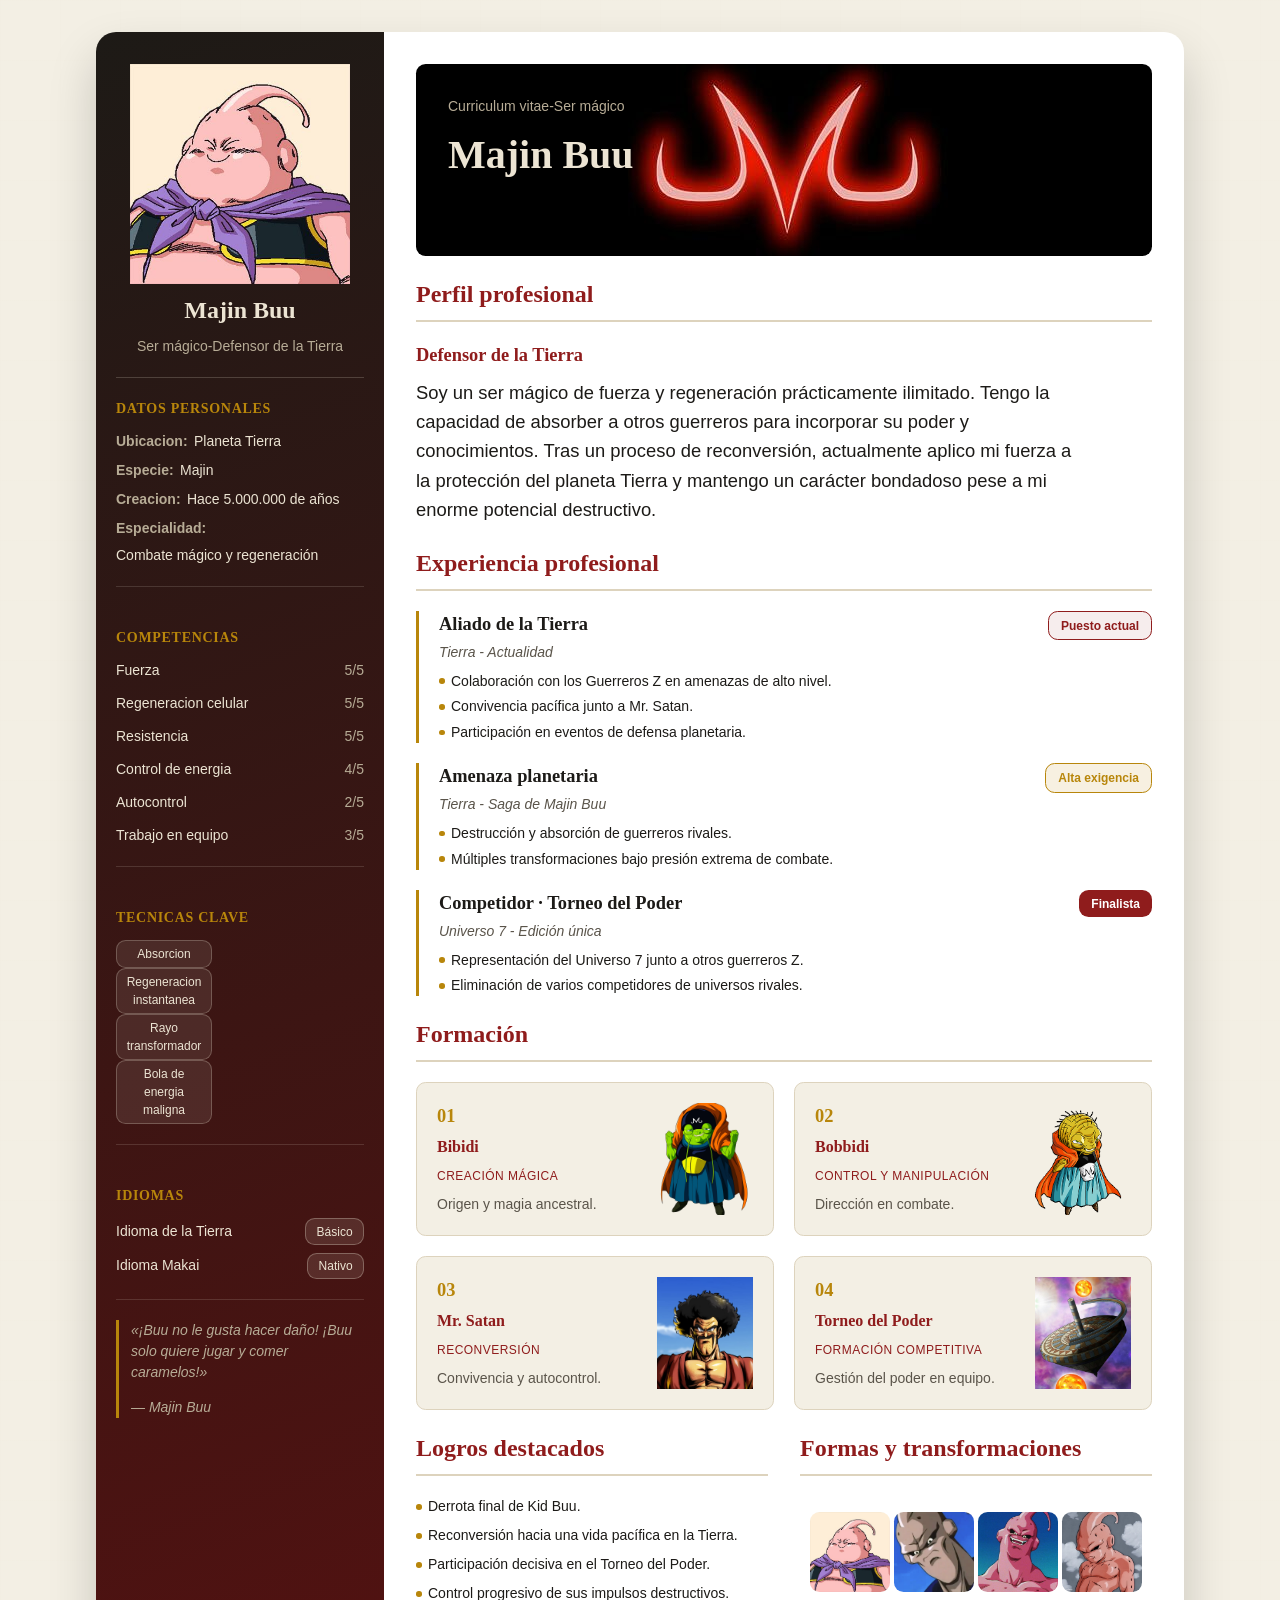
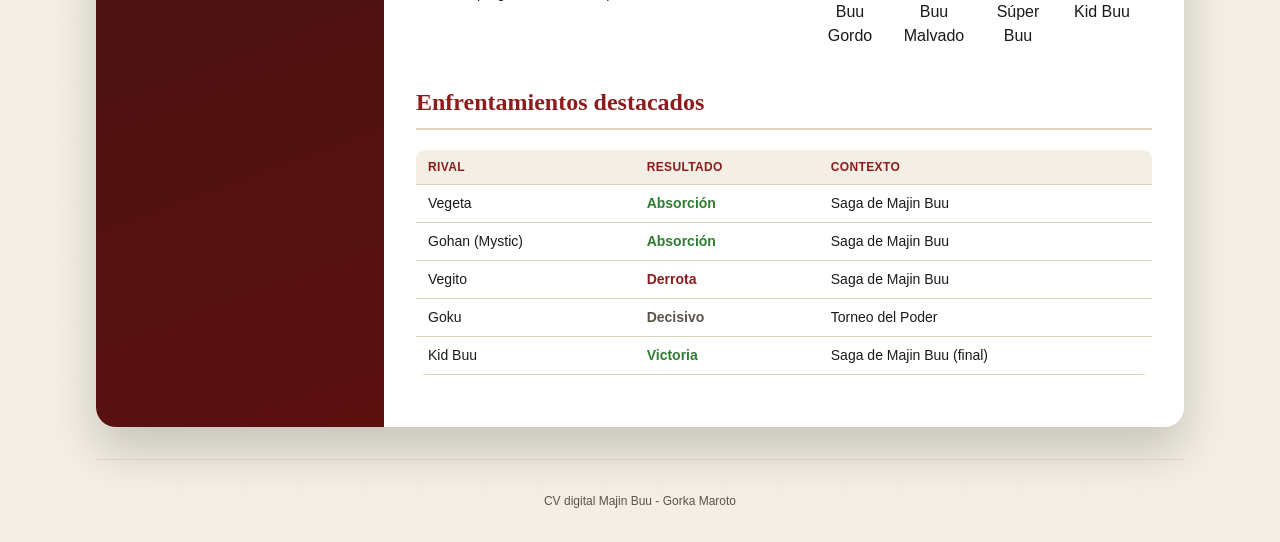
<file: index.html>
<!DOCTYPE html>
<html lang="es">
<head>
<meta charset="UTF-8">
<meta name="viewport" content="width=device-width, initial-scale=1.0">
<title>Majin Buu — Curriculum Vitae</title>
<link rel="stylesheet" href="/css/styles.css">
<link rel="icon" href="/img/favicon.png">
</head>

<body>

<div id="curriculum">

  <aside id="sidebar" class="panel">

    <div id="bloqueAvatar">
      <div class="avatar"></div>
      <h1 id="nombre">Majin Buu</h1>
      <p id="trabajo">Ser mágico-Defensor de la Tierra</p>
    </div>

    <section class="sideCajas" id="datosPersonales">
      <h2 class="titulo">Datos personales</h2>
      <ul class="listaContacto">
        <li class="infoContacto"><span class="tag">Ubicacion:</span> Planeta Tierra</li>
        <li class="infoContacto"><span class="tag">Especie:</span> Majin</li>
        <li class="infoContacto"><span class="tag">Creacion:</span> Hace 5.000.000 de años</li>
        <li class="infoContacto"><span class="tag">Especialidad:</span> Combate mágico y regeneración</li>
      </ul>
    </section>

    <section class="sideCajas" id="skills">
      <h2 class="titulo">Competencias</h2>
      <ul class="listaNivel">
        <li class="nivel"><span class="nombreNivel">Fuerza <span class="valorNivel">5/5</span></li>
        <li class="nivel"><span class="nombreNivel">Regeneracion celular <span class="valorNivel">5/5</span></li>
        <li class="nivel"><span class="nombreNivel">Resistencia <span class="valorNivel">5/5</span></li>
        <li class="nivel"><span class="nombreNivel">Control de energia <span class="valorNivel">4/5</span></li>
        <li class="nivel"><span class="nombreNivel">Autocontrol <span class="valorNivel">2/5</span></span></li>
        <li class="nivel"><span class="nombreNivel">Trabajo en equipo <span class="valorNivel">3/5</span></span></li>
      </ul>
    </section>

    <section class="sideCajas">
      <h2 class="titulo">Tecnicas clave</h2>
      <div class="caja1">
        <span class="habilidad">Absorcion</span>
        <span class="habilidad">Regeneracion instantanea</span>
        <span class="habilidad">Rayo transformador</span>
        <span class="habilidad">Bola de energia maligna</span>
      </div>
    </section>

    <section class="sideCajas">
      <h2 class="titulo">Idiomas</h2>
      <ul class="listaIdiomas">
        <li class="alinear"><span>Idioma de la Tierra</span><span class="negrita">Básico</span></li>
        <li class="alinear"><span>Idioma Makai</span><span class="negrita">Nativo</span></li>
      </ul>
    </section>

    <blockquote class="autor">
      <p>«¡Buu no le gusta hacer daño! ¡Buu solo quiere jugar y comer caramelos!»</p>
      <p>— Majin Buu</p>
    </blockquote>

  </aside>

  <main id="main">

    <header id="headerHeroe">
      <p id="headerP">Curriculum vitae-Ser mágico</p>
      <h1 id="nombreHeroe">Majin Buu</h1>
    </header>

    <section class="section">
      <h2 class="cabecera">Perfil profesional</h2>
      <h3 class="subtitulo">Defensor de la Tierra</h3>
      <p id="descripcion">
        Soy un ser mágico de fuerza y regeneración prácticamente ilimitado. Tengo la capacidad de absorber
        a otros guerreros para incorporar su poder y conocimientos. Tras un proceso de
        reconversión, actualmente aplico mi fuerza a la protección del planeta Tierra y mantengo
        un carácter bondadoso pese a mi enorme potencial destructivo.
      </p>
    </section>

    <section class="section">
      <h2 class="cabecera">Experiencia profesional</h2>

      <article class="entrada">
        <div class="entradaCabecera">
          <div>
            <h3 class="entradaTitulo">Aliado de la Tierra</h3>
            <p class="gps">Tierra - Actualidad</p>
          </div>
          <span class="estado activo">Puesto actual</span>
        </div>
        <ul class="listaExperiencia">
          <li>Colaboración con los Guerreros Z en amenazas de alto nivel.</li>
          <li>Convivencia pacífica junto a Mr. Satan.</li>
          <li>Participación en eventos de defensa planetaria.</li>
        </ul>
      </article>

      <article class="entrada">
        <div class="entradaCabecera">
          <div>
            <h3 class="entradaTitulo">Amenaza planetaria</h3>
            <p class="gps">Tierra - Saga de Majin Buu</p>
          </div>
          <span class="estado alta">Alta exigencia</span>
        </div>
        <ul class="listaExperiencia">
          <li>Destrucción y absorción de guerreros rivales.</li>
          <li>Múltiples transformaciones bajo presión extrema de combate.</li>
        </ul>
      </article>

      <article class="entrada">
        <div class="entradaCabecera">
          <div>
            <h3 class="entradaTitulo">Competidor · Torneo del Poder</h3>
            <p class="gps">Universo 7 - Edición única</p>
          </div>
          <span class="estado final">Finalista</span>
        </div>
        <ul class="listaExperiencia">
          <li>Representación del Universo 7 junto a otros guerreros Z.</li>
          <li>Eliminación de varios competidores de universos rivales.</li>
        </ul>
      </article>
    </section>

    <section class="section">
      <h2 class="cabecera">Formación</h2>
      <div class="carta">
        <div class="cajaCarta" id="bibidi">
          <p class="numeroCarta">01</p>
          <h3 class="tituloCarta">Bibidi</h3>
          <p class="poder">Creación mágica</p>
          <p class="textoCarta">Origen y magia ancestral.</p>
        </div>
        <div class="cajaCarta" id="bobbidi">
          <p class="numeroCarta">02</p>
          <h3 class="tituloCarta">Bobbidi</h3>
          <p class="poder">Control y manipulación</p>
          <p class="textoCarta">Dirección en combate.</p>
        </div>
        <div class="cajaCarta" id="mrsatan">
          <p class="numeroCarta">03</p>
          <h3 class="tituloCarta">Mr. Satan</h3>
          <p class="poder">Reconversión</p>
          <p class="textoCarta">Convivencia y autocontrol.</p>
        </div>
        <div class="cajaCarta" id="torneo">
          <p class="numeroCarta">04</p>
          <h3 class="tituloCarta">Torneo del Poder</h3>
          <p class="poder">Formación competitiva</p>
          <p class="textoCarta">Gestión del poder en equipo.</p>
        </div>
      </div>
    </section>

    <section class="section columna">
      <div>
        <h2 class="cabecera">Logros destacados</h2>
        <ul class="listaLogros">
          <li>Derrota final de Kid Buu.</li>
          <li>Reconversión hacia una vida pacífica en la Tierra.</li>
          <li>Participación decisiva en el Torneo del Poder.</li>
          <li>Control progresivo de sus impulsos destructivos.</li>
        </ul>
      </div>
      <div>
        <h2 class="cabecera">Formas y transformaciones</h2>
        <div class="caja">
          <p id="gordo">Buu Gordo</p>
          <p id="malvado">Buu Malvado</p>
          <p id="super">Súper Buu</p>
          <p id="kid">Kid Buu</p>
        </div>
      </div>
    </section>

    <section class="section">
      <h2 class="cabecera">Enfrentamientos destacados</h2>
      <table class="listaPeleas">
        <thead>
          <tr>
            <th>Rival</th>
            <th>Resultado</th>
            <th>Contexto</th>
          </tr>
        </thead>
        <tbody>
          <tr><td>Vegeta</td><td><span class="ganador">Absorción</span></td><td>Saga de Majin Buu</td></tr>
          <tr><td>Gohan (Mystic)</td><td><span class="ganador">Absorción</span></td><td>Saga de Majin Buu</td></tr>
          <tr><td>Vegito</td><td><span class="perdedor">Derrota</span></td><td>Saga de Majin Buu</td></tr>
          <tr><td>Goku</td><td><span class="empate">Decisivo</span></td><td>Torneo del Poder</td></tr>
          <tr><td>Kid Buu</td><td><span class="ganador">Victoria</span></td><td>Saga de Majin Buu (final)</td></tr>
        </tbody>
      </table>
    </section>

  </main>
</div>

<footer id="footer">
  <p>CV digital Majin Buu - Gorka Maroto</p>
</footer>

</body>
</html>
</file>
<file: css/styles.css>
*, *::before, *::after {
  box-sizing: border-box;
}

:root {
  --color-bg: #f3efe4;
  --color-ink: #1c1a17;
  --color-muted: #5a544a;
  --color-primary: #8f1c1c;
  --color-primary-dark: #5c1010;
  --color-accent: #b8860b;
  --color-panel: #1d1a16;
  --color-panel-text: #ece4d3;
  --color-panel-muted: #b7ac96;
  --color-card-bg: #ffffff;
  --color-border: #ddd3bd;
  --radius-sm: 0.25rem;
  --radius-md: 0.6rem;
  --radius-lg: 1.25rem;
  --radius-round: 50%;
  --fs-xs: 0.75rem;
  --fs-sm: 0.875rem;
  --fs-base: 1rem;
  --fs-md: 1.15rem;
  --fs-lg: 1.5rem;
  --fs-xl: 2.5rem;
  --space-xs: 0.5rem;
  --space-sm: 0.75rem;
  --space-md: 1.25rem;
  --space-lg: 2rem;
  --space-xl: 3rem;
  --altura: 12rem;
  --container-max: 68rem;
  --sidebar-width: 18rem;
}

html {
  font-size: 100%;
}

body {
  margin: 0;
  font-family: 'IBM Plex Sans', Arial, sans-serif;
  font-size: var(--fs-base);
  color: var(--color-ink);
  background-color: var(--color-bg);
  background-image:
    linear-gradient(rgba(243, 239, 228, 0.94), rgba(243, 239, 228, 0.94)),
    url('data:image/svg+xml;utf8,<svg xmlns="http://www.w3.org/2000/svg" width="60" height="60"><path d="M60 0H0V60" fill="none" stroke="%23ddd3bd" stroke-width="1"/></svg>');
  line-height: 1.5;
}

h1, h2, h3 {
  font-family: 'Zilla Slab', Georgia, serif;
  margin: 0;
}

ul {
  margin: 0;
  padding: 0;
  list-style: none;
}

#curriculum {
  width: min(94vw, var(--container-max));
  margin: var(--space-lg) auto;
  display: grid;
  grid-template-columns: 1fr;
  gap: var(--space-lg);
  border-radius: var(--radius-lg);
  overflow: hidden;
  box-shadow: 0 1.5rem 3rem rgba(0, 0, 0, 0.18);
}

@media (min-width: 48rem) {
  #curriculum {
    grid-template-columns: var(--sidebar-width) 1fr;
    gap: 0;
  }
}

.panel {
  background: linear-gradient(160deg, var(--color-panel) 0%, var(--color-primary-dark) 100%);
  color: var(--color-panel-text);
  padding: var(--space-lg) var(--space-md);
}

#bloqueAvatar{
  display: flex;
  flex-direction: column;
  align-items: center;
  text-align: center;
  gap: var(--space-xs);
  padding-bottom: var(--space-md);
  border-bottom: 1px solid rgba(236, 228, 211, 0.2);
}

.avatar {
  width: 220px;
  height: 220px;
  background-image: url(/img/icono.png);
  background-size: cover;
}

#full-name {
  font-size: max(1.4rem, 5vw);
  font-weight: 700;
}

#trabajo{
  margin: 0;
  font-size: var(--fs-sm);
  color: var(--color-panel-muted);
}

.sideCajas {
  padding-top: var(--space-md);
  padding-bottom: var(--space-md);
  border-bottom: 1px solid rgba(236, 228, 211, 0.15);
}

.sideCajas:last-child {
  border-bottom: none;
}

.titulo {
  font-size: var(--fs-sm);
  text-transform: uppercase;
  letter-spacing: 0.05em;
  color: var(--color-accent);
  margin-bottom: var(--space-sm);
}

.listaContacto, .plain-list {
  display: flex;
  flex-direction: column;
  gap: var(--space-xs);
}

.infoContacto {
  font-size: var(--fs-sm);
  display: flex;
  flex-wrap: wrap;
  gap: 0.4rem;
}

.tag {
  font-weight: 600;
  color: var(--color-panel-muted);
  min-width: 3.5rem;
}

.plain-list li {
  font-size: var(--fs-sm);
}

.caja {
  display: flex;
  gap: var(--space-md);
  justify-content: center;
}
.caja1 span {
  display: flex;
  flex-direction: column;
  align-items: center;
  gap: var(--space-xs);
  width: 6rem;
  text-align: center;
}

.caja p {
  display: flex;
  flex-direction: column;
  align-items: center;
  gap: var(--space-xs);
  width: 4rem;
  text-align: center;
}

.caja p::before {
  content: "";
  display: grid;
  width: 5rem;
  height: 5rem;
  border-radius: var(--radius-md);
  background-size: cover;
  background-position: center;
}

#gordo::before   { background-image: url(/img/icono.png); }
#malvado::before { background-image: url(/img/evilbuu.png); }
#super::before   { background-image: url(/img/superbuu.png); }
#kid::before     { background-image: url(/img/kidbuu.png); }

.habilidad {
  font-size: var(--fs-xs);
  padding: calc(var(--space-xs) / 2) var(--space-sm);
  border-radius: var(--radius-md);
  background: rgba(236, 228, 211, 0.1);
  border: 1px solid rgba(236, 228, 211, 0.25);
}

.listaNivel {
  display: flex;
  flex-direction: column;
  gap: var(--space-sm);
}

.nivel {
  display: flex;
  flex-direction: column;
  gap: 0.3rem;
}

.nombreNivel {
  font-size: var(--fs-sm);
}

#main {
  background-color: var(--color-card-bg);
  padding: var(--space-lg);
}

#headerHeroe {
  background-image: url(/img/banner.png);
  background-position: center;
  color: var(--color-panel-text);
  padding: var(--space-lg);
  border-radius: var(--radius-md);
  margin-bottom: var(--space-md);
  height: var(--altura);
}

#headerP {
  margin: 0 0 var(--space-xs) 0;
  font-size: var(--fs-sm);
  color: var(--color-panel-muted);
}

#descripcion {
  margin: 0;
  font-size: var(--fs-md);
  max-width: 42rem;
  line-height: 1.6;
  text-align:start; 
}

section {
  margin-bottom: var(--space-md);
}

.cabecera {
  font-size: var(--fs-lg);
  color: var(--color-primary);
  padding-bottom: var(--space-xs);
  border-bottom: 2px solid var(--color-border);
  margin-bottom: var(--space-md);
}

.entrada {
  margin-bottom: var(--space-md);
  padding-left: var(--space-md);
  border-left: 3px solid var(--color-accent);
}

.entradaCabecera {
  display: flex;
  justify-content: space-between;
  align-items: baseline;
  flex-wrap: wrap;
  gap: var(--space-xs);
}

.entradaTitulo {
  font-size: var(--fs-md);
  color: var(--color-ink);
}

.entry-dates {
  font-size: var(--fs-xs);
  color: var(--color-muted);
  white-space: nowrap;
}

.gps {
  margin: 0.2rem 0 var(--space-xs) 0;
  font-size: var(--fs-sm);
  font-style: italic;
  color: var(--color-muted);
}

.listaExperiencia {
  display: flex;
  flex-direction: column;
  gap: 0.3rem;
}

.listaExperiencia li {
  font-size: var(--fs-sm);
  position: relative;
  padding-left: var(--space-sm);
}

.listaExperiencia li::before {
  content: "";
  position: absolute;
  left: 0;
  top: 0.55em;
  width: 0.35rem;
  height: 0.35rem;
  border-radius: var(--radius-round);
  background: var(--color-accent);
}

.entry-desc {
  font-size: var(--fs-sm);
  color: var(--color-muted);
  margin: 0;
}

.carta {
  display: grid;
  grid-template-columns: repeat(2, 1fr);
  gap: var(--space-md);
}

.cajaCarta {
  display: grid;
  grid-template-columns: 1fr 6rem;   /* antes: 1fr 4rem */
  grid-template-rows: repeat(4, auto);
  column-gap: var(--space-sm);
  align-items: start;
  background: var(--color-bg);
  border: 1px solid var(--color-border);
  border-radius: var(--radius-md);
  padding: var(--space-md);
}

.cajaCarta::after {
  content: "";
  grid-column: 2;
  grid-row: 1 / -1;
  width: 6rem;      
  height: 7rem;     
  background-size: cover;
  background-position: center;
}

#bibidi::after {
  background-image: url(/img/bibidi.png);
}

#bobbidi::after {
  background-image: url(/img/bobbidi.png);
}

#mrsatan::after {
  background-image: url(/img/mrsatan.png);
}
#torneo::after {
  background-image: url(/img/torneopoder.png);
}

.tituloCarta {
  font-size: var(--fs-base);
  color: var(--color-primary);
  margin-bottom: var(--space-xs);
}

.textoCarta {
  font-size: var(--fs-sm);
  color: var(--color-muted);
  margin: 0;
}

.numeroCarta {
  font-family: 'Zilla Slab', serif;
  font-size: var(--fs-md);
  font-weight: 700;
  color: var(--color-accent);
  margin: 0 0 0.2rem 0;
}

.poder {
  font-size: var(--fs-xs);
  text-transform: uppercase;
  letter-spacing: 0.04em;
  color: var(--color-primary);
  margin: 0 0 var(--space-xs) 0;
}

.valorNivel {
  float: right;
  color: var(--color-panel-muted);
  font-weight: 400;
}

.listaIdiomas {
  display: flex;
  flex-direction: column;
  gap: var(--space-xs);
}

.alinear {
  display: flex;
  justify-content: space-between;
  align-items: center;
  font-size: var(--fs-sm);
}

.negrita {
  font-size: var(--fs-xs);
  padding: 0.2rem 0.65rem;
  border-radius: var(--radius-md);
  background: rgba(236, 228, 211, 0.12);
  border: 1px solid rgba(236, 228, 211, 0.3);
}

.pill-strong {
  background: var(--color-accent);
  color: var(--color-panel);
  border-color: var(--color-accent);
  font-weight: 600;
}

.autor {
  margin: var(--space-md) 0 0 0;
  padding-left: var(--space-sm);
  border-left: 3px solid var(--color-accent);
  font-size: var(--fs-sm);
  font-style: italic;
  color: var(--color-panel-muted);
  margin: 0 0 0.3rem 0;
}

#nombreHeroe {
  font-size:var(--fs-xl);
  color: var(--color-panel-text);
  
}

#nombreHeroe span {
  color: var(--color-accent);
}

.subtitulo {
  font-size: var(--fs-md);
  color: var(--color-primary);
  margin-bottom: var(--space-xs);
}
.estado {
  align-self: flex-start;
  font-size: var(--fs-xs);
  font-weight: 600;
  padding: 0.3rem 0.75rem;
  border-radius: var(--radius-md);
  white-space: nowrap;
}

.activo {
  background: rgba(143, 28, 28, 0.08);
  color: var(--color-primary);
  border: 1px solid var(--color-primary);
}

.alta {
  background: rgba(184, 134, 11, 0.12);
  color: var(--color-accent);
  border: 1px solid var(--color-accent);
}

.final {
  background: var(--color-primary);
  color: #fff;
}
.columna {
  display: grid;
  grid-template-columns: 1fr;
  gap: var(--space-lg);
}

@media (min-width: 48rem) {
  .columna {
    grid-template-columns: 1fr 1fr;
  }
}

.listaLogros {
  display: flex;
  flex-direction: column;
  gap: var(--space-xs);
}

.listaLogros li {
  font-size: var(--fs-sm);
  position: relative;
  padding-left: var(--space-sm);
}

.listaLogros li::before {
  content: "";
  position: absolute;
  left: 0;
  top: 0.55em;
  width: 0.35rem;
  height: 0.35rem;
  border-radius: var(--radius-round);
  background: var(--color-accent);
}

.listaPeleas {
  width: 100%;
  border-collapse: collapse;
  font-size: var(--fs-sm);
  border-radius: var(--radius-md);
  overflow: hidden;
}

.listaPeleas th,
.listaPeleas td {
  padding: var(--space-xs) var(--space-sm);
  border-bottom: 1px solid var(--color-border);
  text-align: left;
}

.listaPeleas thead th {
  background: var(--color-bg);
  color: var(--color-primary);
  font-size: var(--fs-xs);
  text-transform: uppercase;
  letter-spacing: 0.03em;
}

.ganador {
  color: #2f7d32;
  font-weight: 600;
}

.perdedor {
  color: var(--color-primary);
  font-weight: 600;
}

.empate {
  color: var(--color-muted);
  font-weight: 600;
}

#footer {
  width: min(94vw, var(--container-max));
  margin: 0 auto var(--space-lg) auto;
  text-align: center;
  padding-top: var(--space-md);
  border-top: 1px solid var(--color-border);
  font-size: var(--fs-xs);
  color: var(--color-muted);
}
</file>
